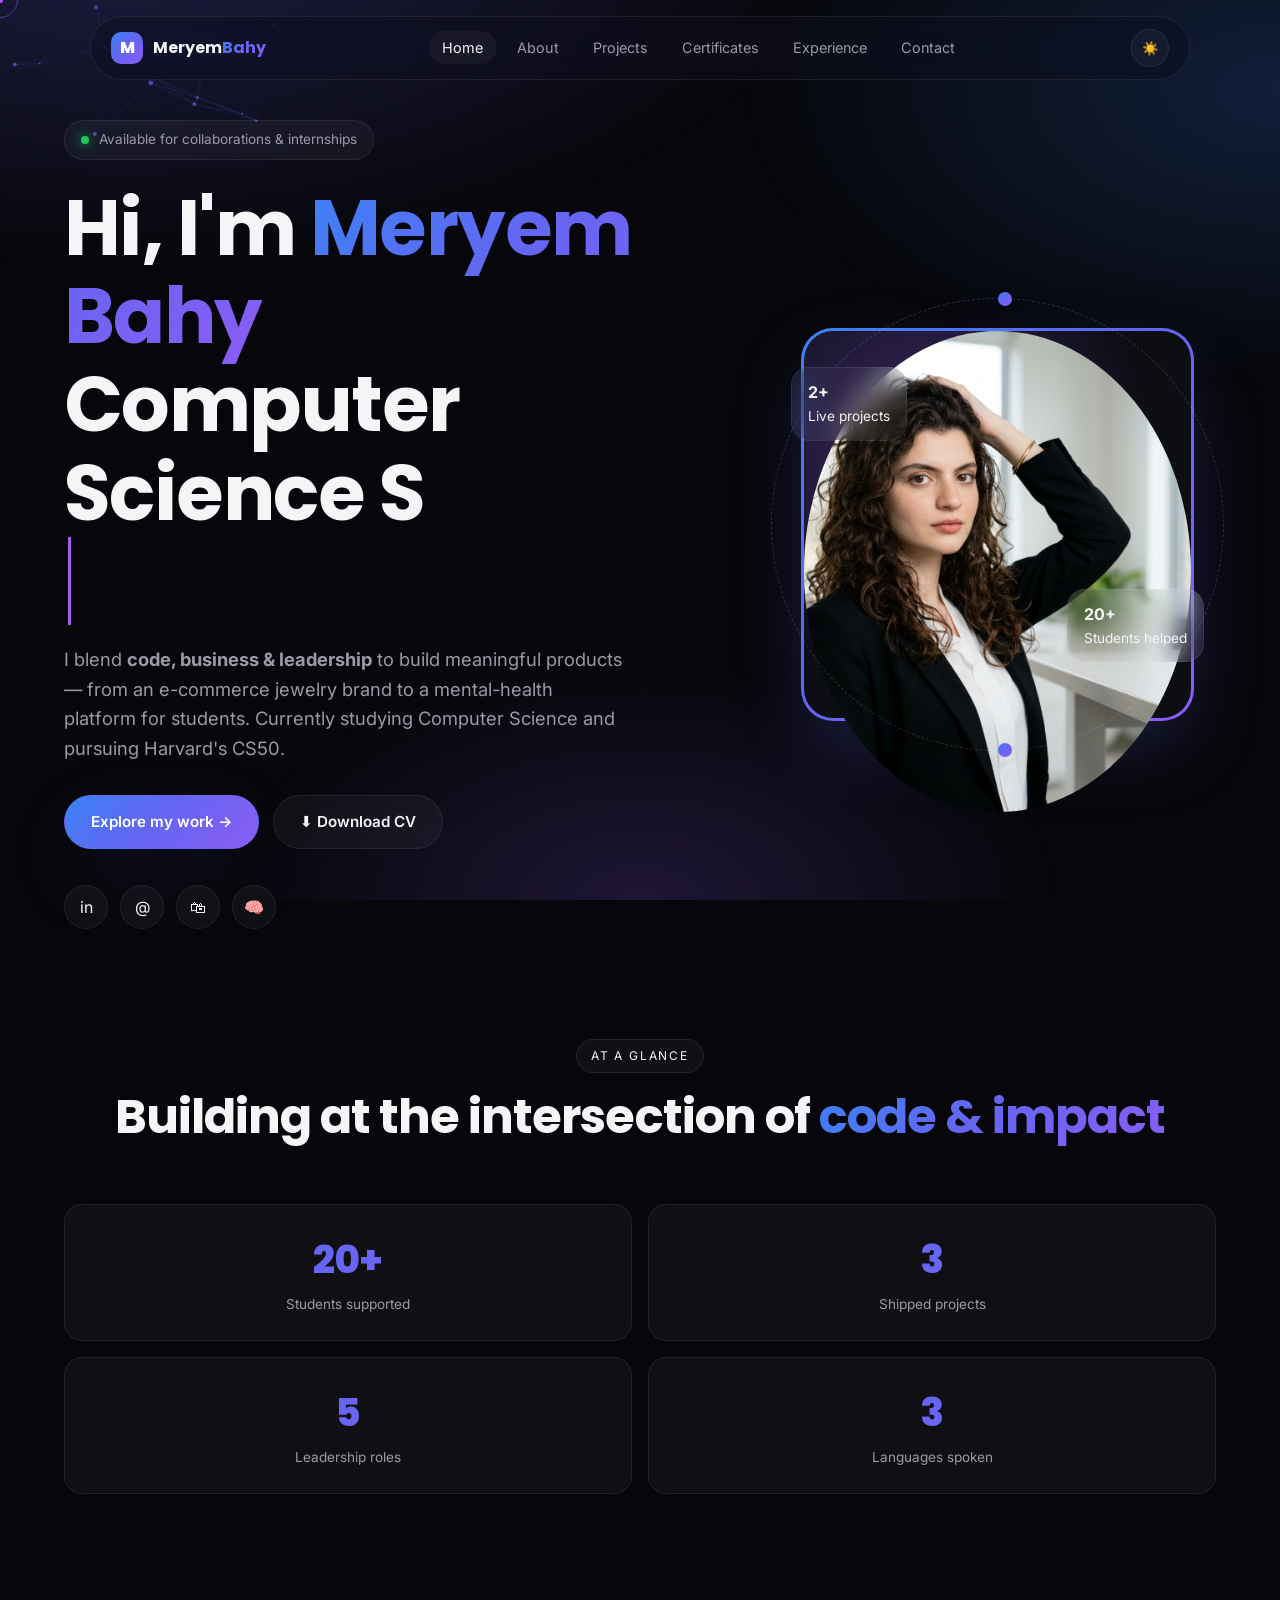
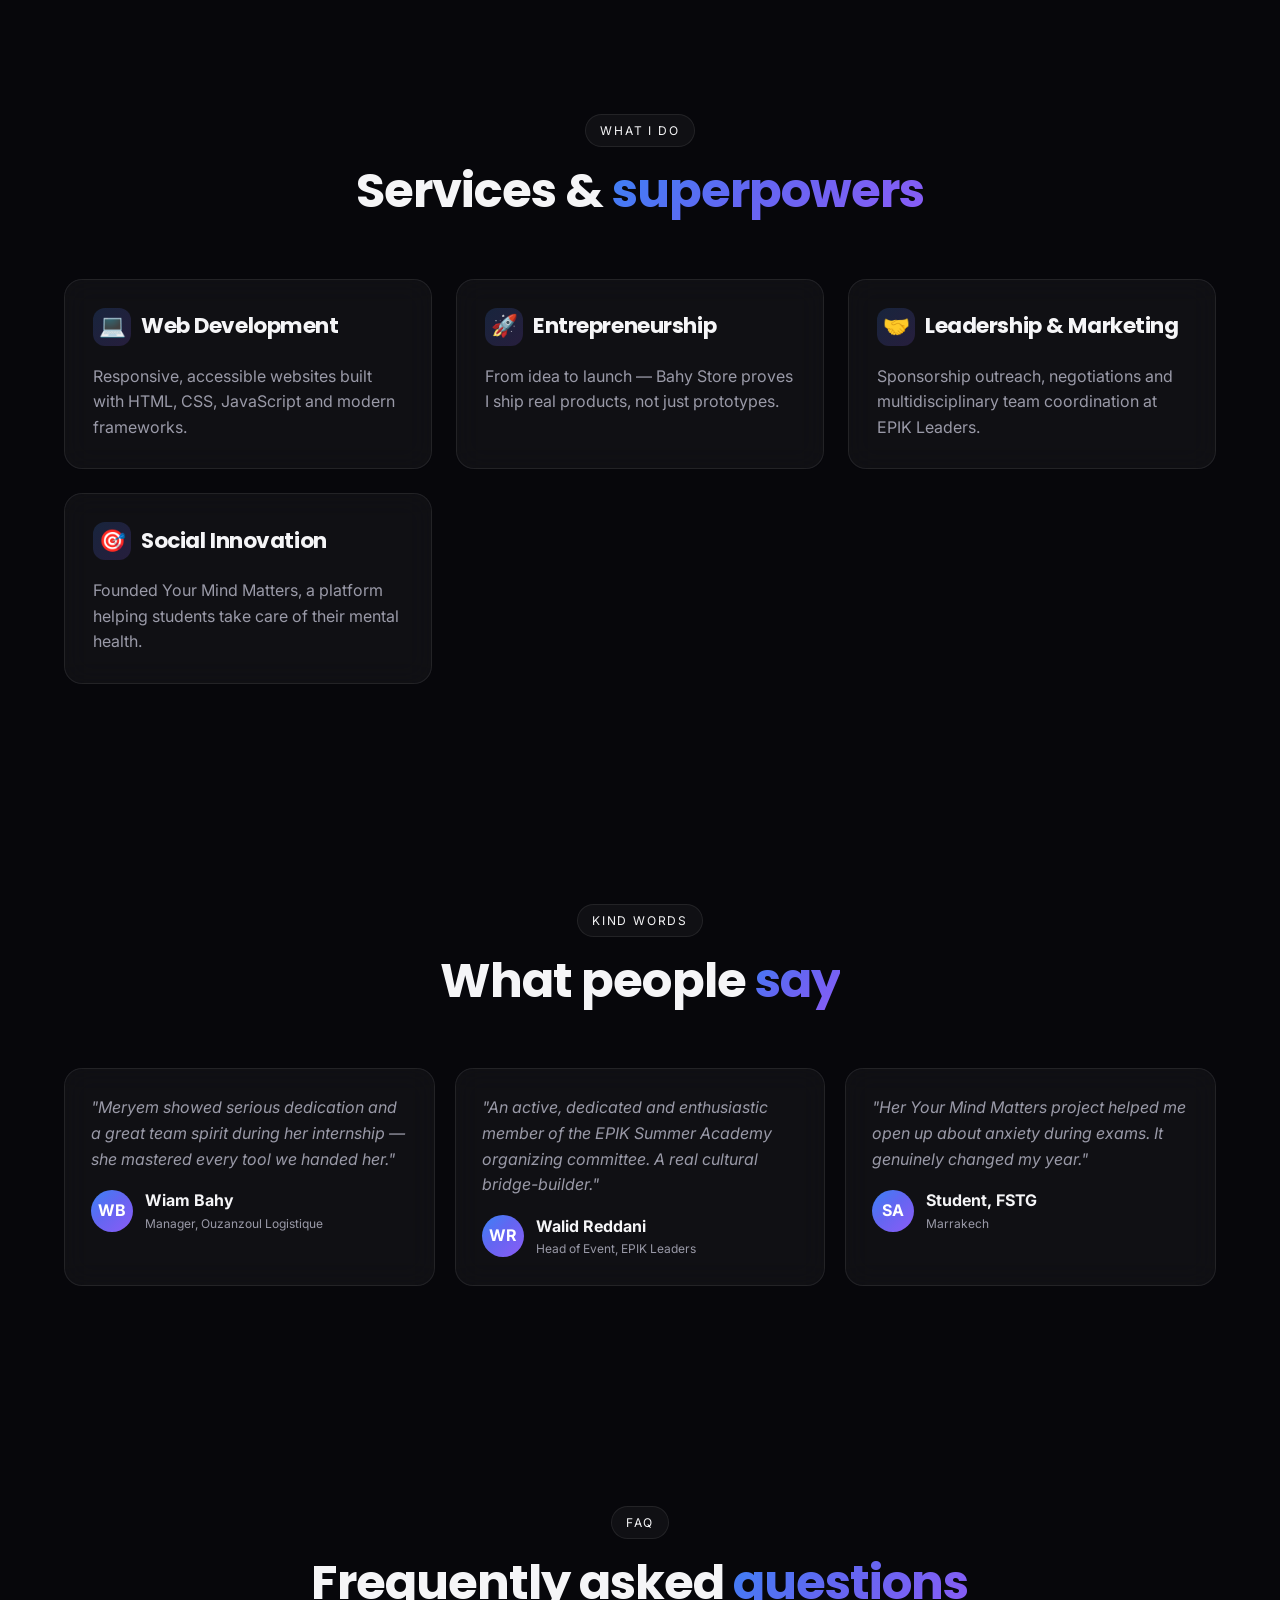
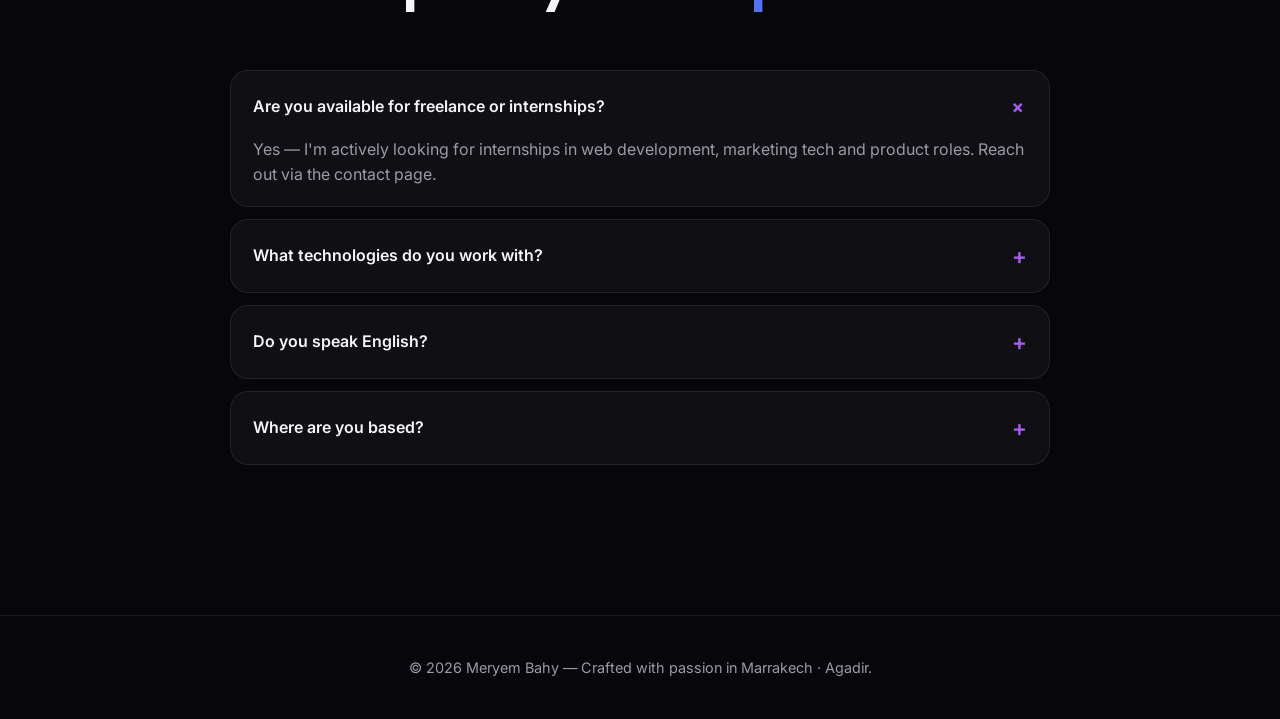
<file: index.html>
<!doctype html><html lang="en" data-theme="dark"><head><meta charset="utf-8"/><meta name="viewport" content="width=device-width,initial-scale=1"/><link rel="preconnect" href="https://fonts.googleapis.com"><link rel="preconnect" href="https://fonts.gstatic.com" crossorigin><link href="https://fonts.googleapis.com/css2?family=Inter:wght@400;500;600;700&family=Poppins:wght@500;600;700;800&display=swap" rel="stylesheet"><link rel="stylesheet" href="css/style.css"><link rel="stylesheet" href="css/animations.css"><link rel="stylesheet" href="css/responsive.css"><title>Meryem Bahy — Computer Science Student & Entrepreneur</title>
<meta name="description" content="Portfolio of Meryem Bahy — Computer Science student, entrepreneur, leader at EPIK Leaders and founder of Bahy Store & Your Mind Matters."></head>
<body>
  <div class="preloader"><div class="loader-ring"></div></div>
  <div class="scroll-progress"></div>
  <div class="cursor-dot"></div><div class="cursor-ring"></div>
  <nav class="nav" aria-label="Primary">
    <a href="index.html" class="brand"><span class="brand-mark">M</span><span>Meryem<span class="gradient-text">Bahy</span></span></a>
    <ul class="nav-links">
      <li><a href="index.html">Home</a></li>
      <li><a href="about.html">About</a></li>
      <li><a href="projects.html">Projects</a></li>
      <li><a href="certificates.html">Certificates</a></li>
      <li><a href="experience.html">Experience</a></li>
      <li><a href="contact.html">Contact</a></li>
    </ul>
    <div class="nav-tools">
      <button class="icon-btn" data-theme-toggle aria-label="Toggle theme">☀️</button>
      <a class="icon-btn menu-toggle" aria-label="Menu">☰</a>
    </div>
  </nav>
<header class="hero">
  <canvas id="particles"></canvas>
  <div class="container">
    <div>
      <div class="hero-tag fade-in-up"><span class="dot"></span> Available for collaborations & internships</div>
      <h1 class="fade-in-up d1">Hi, I'm <span class="gradient-text">Meryem Bahy</span><br/><span class="type-wrap" data-words="Computer Science Student|Entrepreneur|Leader at EPIK|Marketing & Communication|Harvard CS50 Learner"></span><span class="type-cursor">&nbsp;</span></h1>
      <p class="hero-sub fade-in-up d2">I blend <b>code, business & leadership</b> to build meaningful products — from an e-commerce jewelry brand to a mental-health platform for students. Currently studying Computer Science and pursuing Harvard's CS50.</p>
      <div class="hero-cta fade-in-up d3">
        <a href="projects.html" class="btn btn-primary">Explore my work →</a>
        <a href="assets/Meryem_Bahy_CV.pdf" download class="btn btn-ghost">⬇ Download CV</a>
      </div>
      <div class="socials fade-in-up d4">
        <a href="https://linkedin.com/in/meryem-bahy" target="_blank" aria-label="LinkedIn">in</a>
        <a href="mailto:bahymeryem@gmail.com" aria-label="Email">@</a>
        <a href="https://bahy-store.web.app" target="_blank" aria-label="Bahy Store">🛍</a>
        <a href="https://yourmindmatters.lovable.app" target="_blank" aria-label="Your Mind Matters">🧠</a>
      </div>
    </div>
    <div class="hero-visual fade-in-up d2">
      <div class="avatar-wrap">
        <div class="orbit"></div>
        <div class="avatar-inner"><img src="assets/images/meryem.jpeg" alt="Meryem Bahy" style="width:100%;height:100%;object-fit:cover;border-radius:50%"/></div>
        <div class="stat-chip glass one"><b>2+</b><span>Live projects</span></div>
        <div class="stat-chip glass two"><b>20+</b><span>Students helped</span></div>
      </div>
    </div>
  </div>
</header>

<section id="highlights">
  <div class="container">
    <div class="section-head reveal"><span class="eyebrow">At a glance</span><h2>Building at the intersection of <span class="gradient-text">code & impact</span></h2></div>
    <div class="stats reveal">
      <div class="stat glass"><div class="num" data-count="20" data-suffix="+">0</div><div class="lbl">Students supported</div></div>
      <div class="stat glass"><div class="num" data-count="3">0</div><div class="lbl">Shipped projects</div></div>
      <div class="stat glass"><div class="num" data-count="5">0</div><div class="lbl">Leadership roles</div></div>
      <div class="stat glass"><div class="num" data-count="3">0</div><div class="lbl">Languages spoken</div></div>
    </div>
  </div>
</section>

<section id="services">
  <div class="container">
    <div class="section-head reveal"><span class="eyebrow">What I do</span><h2>Services & <span class="gradient-text">superpowers</span></h2></div>
    <div class="skills-grid">
      <div class="glass skill-card tilt reveal"><h3><span class="ic">💻</span> Web Development</h3><p>Responsive, accessible websites built with HTML, CSS, JavaScript and modern frameworks.</p></div>
      <div class="glass skill-card tilt reveal delay-1"><h3><span class="ic">🚀</span> Entrepreneurship</h3><p>From idea to launch — Bahy Store proves I ship real products, not just prototypes.</p></div>
      <div class="glass skill-card tilt reveal delay-2"><h3><span class="ic">🤝</span> Leadership & Marketing</h3><p>Sponsorship outreach, negotiations and multidisciplinary team coordination at EPIK Leaders.</p></div>
      <div class="glass skill-card tilt reveal delay-3"><h3><span class="ic">🎯</span> Social Innovation</h3><p>Founded Your Mind Matters, a platform helping students take care of their mental health.</p></div>
    </div>
  </div>
</section>

<section id="testimonials">
  <div class="container">
    <div class="section-head reveal"><span class="eyebrow">Kind words</span><h2>What people <span class="gradient-text">say</span></h2></div>
    <div class="testi-grid">
      <div class="glass testi reveal"><p>"Meryem showed serious dedication and a great team spirit during her internship — she mastered every tool we handed her."</p><div class="who"><div class="avatar-sm">WB</div><div><b>Wiam Bahy</b><small>Manager, Ouzanzoul Logistique</small></div></div></div>
      <div class="glass testi reveal delay-1"><p>"An active, dedicated and enthusiastic member of the EPIK Summer Academy organizing committee. A real cultural bridge-builder."</p><div class="who"><div class="avatar-sm">WR</div><div><b>Walid Reddani</b><small>Head of Event, EPIK Leaders</small></div></div></div>
      <div class="glass testi reveal delay-2"><p>"Her Your Mind Matters project helped me open up about anxiety during exams. It genuinely changed my year."</p><div class="who"><div class="avatar-sm">SA</div><div><b>Student, FSTG</b><small>Marrakech</small></div></div></div>
    </div>
  </div>
</section>

<section id="faq">
  <div class="container">
    <div class="section-head reveal"><span class="eyebrow">FAQ</span><h2>Frequently asked <span class="gradient-text">questions</span></h2></div>
    <div class="faq">
      <details class="glass reveal" open><summary>Are you available for freelance or internships?</summary><p>Yes — I'm actively looking for internships in web development, marketing tech and product roles. Reach out via the contact page.</p></details>
      <details class="glass reveal"><summary>What technologies do you work with?</summary><p>HTML, CSS, JavaScript, Python, Java, C/C++, SQL, Git & GitHub. I'm currently deepening my algorithms and CS foundations via Harvard CS50.</p></details>
      <details class="glass reveal"><summary>Do you speak English?</summary><p>Arabic (native), French (fluent) and English (upper intermediate) — comfortable in international teams.</p></details>
      <details class="glass reveal"><summary>Where are you based?</summary><p>Between Marrakech and Agadir, Morocco. Open to remote and on-site opportunities.</p></details>
    </div>
  </div>
</section>

  <footer><div class="container">
    <p>© <span id="yr"></span> Meryem Bahy — Crafted with passion in Marrakech · Agadir.</p>
  </div></footer>
  <button class="to-top" aria-label="Back to top">↑</button>
  <script>document.getElementById('yr').textContent=new Date().getFullYear()</script>
  <script src="js/particles.js"></script>
  <script src="js/animations.js"></script>
  <script src="js/script.js"></script>
</body></html>
</file>
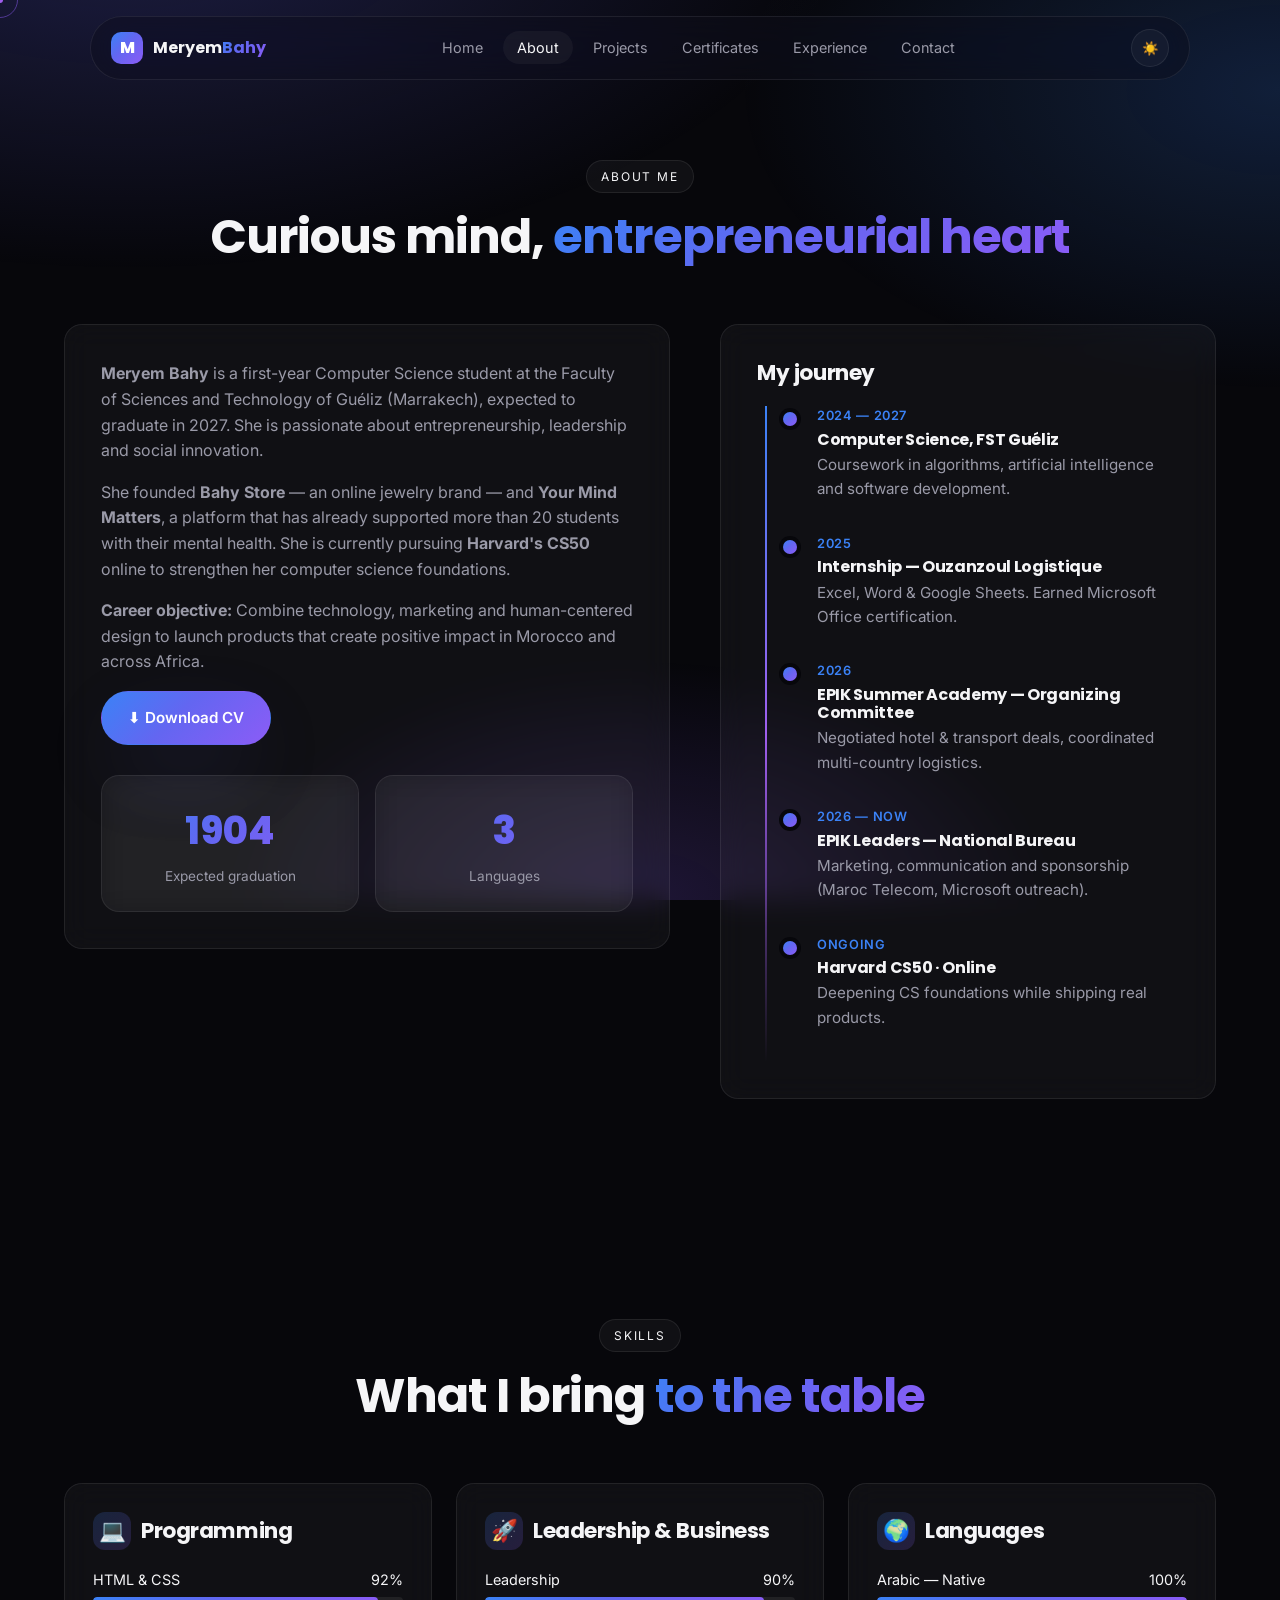
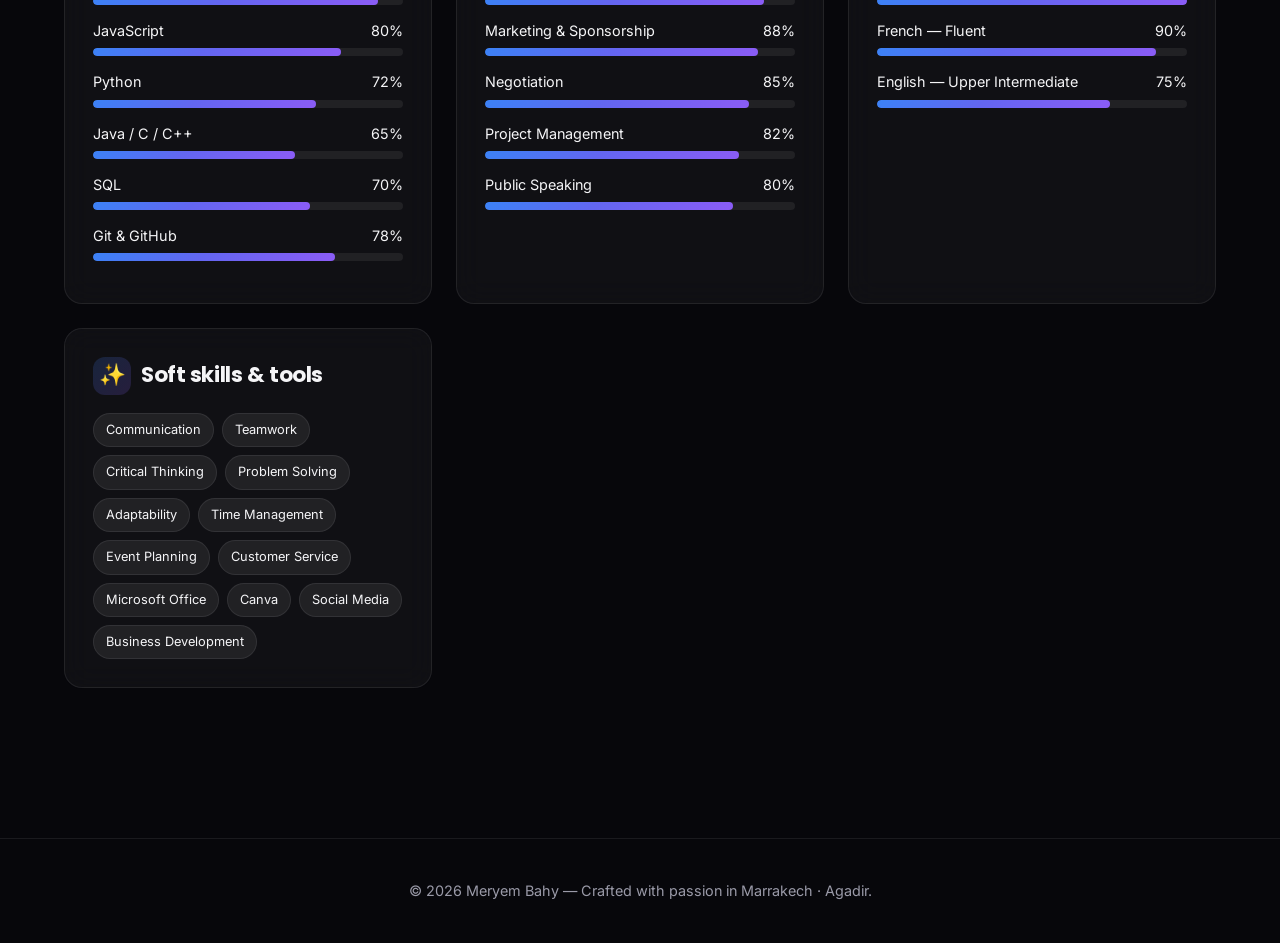
<file: about.html>
<!doctype html><html lang="en" data-theme="dark"><head><meta charset="utf-8"/><meta name="viewport" content="width=device-width,initial-scale=1"/><link rel="preconnect" href="https://fonts.googleapis.com"><link rel="preconnect" href="https://fonts.gstatic.com" crossorigin><link href="https://fonts.googleapis.com/css2?family=Inter:wght@400;500;600;700&family=Poppins:wght@500;600;700;800&display=swap" rel="stylesheet"><link rel="stylesheet" href="css/style.css"><link rel="stylesheet" href="css/animations.css"><link rel="stylesheet" href="css/responsive.css"><title>About — Meryem Bahy</title>
<meta name="description" content="About Meryem Bahy — biography, education, timeline and skills."></head>
<body>
  <div class="preloader"><div class="loader-ring"></div></div>
  <div class="scroll-progress"></div>
  <div class="cursor-dot"></div><div class="cursor-ring"></div>
  <nav class="nav" aria-label="Primary">
    <a href="index.html" class="brand"><span class="brand-mark">M</span><span>Meryem<span class="gradient-text">Bahy</span></span></a>
    <ul class="nav-links">
      <li><a href="index.html">Home</a></li>
      <li><a href="about.html">About</a></li>
      <li><a href="projects.html">Projects</a></li>
      <li><a href="certificates.html">Certificates</a></li>
      <li><a href="experience.html">Experience</a></li>
      <li><a href="contact.html">Contact</a></li>
    </ul>
    <div class="nav-tools">
      <button class="icon-btn" data-theme-toggle aria-label="Toggle theme">☀️</button>
      <a class="icon-btn menu-toggle" aria-label="Menu">☰</a>
    </div>
  </nav>
<section style="padding-top:160px">
  <div class="container">
    <div class="section-head reveal"><span class="eyebrow">About me</span><h2>Curious mind, <span class="gradient-text">entrepreneurial heart</span></h2></div>
    <div class="about-grid">
      <div class="glass" style="padding:36px" >
        <div class="about-text">
          <p><b>Meryem Bahy</b> is a first-year Computer Science student at the Faculty of Sciences and Technology of Guéliz (Marrakech), expected to graduate in 2027. She is passionate about entrepreneurship, leadership and social innovation.</p>
          <p>She founded <b>Bahy Store</b> — an online jewelry brand — and <b>Your Mind Matters</b>, a platform that has already supported more than 20 students with their mental health. She is currently pursuing <b>Harvard's CS50</b> online to strengthen her computer science foundations.</p>
          <p><b>Career objective:</b> Combine technology, marketing and human-centered design to launch products that create positive impact in Morocco and across Africa.</p>
          <a href="assets/Meryem_Bahy_CV.pdf" download class="btn btn-primary" style="margin-top:16px">⬇ Download CV</a>
        </div>
        <div class="stats">
          <div class="stat glass"><div class="num" data-count="2027">0</div><div class="lbl">Expected graduation</div></div>
          <div class="stat glass"><div class="num" data-count="3">0</div><div class="lbl">Languages</div></div>
        </div>
      </div>

      <div class="glass" style="padding:36px">
        <h3 style="margin-bottom:18px">My journey</h3>
        <div class="timeline">
          <div class="tl-item reveal"><div class="tl-date">2024 — 2027</div><h4>Computer Science, FST Guéliz</h4><p>Coursework in algorithms, artificial intelligence and software development.</p></div>
          <div class="tl-item reveal"><div class="tl-date">2025</div><h4>Internship — Ouzanzoul Logistique</h4><p>Excel, Word & Google Sheets. Earned Microsoft Office certification.</p></div>
          <div class="tl-item reveal"><div class="tl-date">2026</div><h4>EPIK Summer Academy — Organizing Committee</h4><p>Negotiated hotel & transport deals, coordinated multi-country logistics.</p></div>
          <div class="tl-item reveal"><div class="tl-date">2026 — now</div><h4>EPIK Leaders — National Bureau</h4><p>Marketing, communication and sponsorship (Maroc Telecom, Microsoft outreach).</p></div>
          <div class="tl-item reveal"><div class="tl-date">Ongoing</div><h4>Harvard CS50 · Online</h4><p>Deepening CS foundations while shipping real products.</p></div>
        </div>
      </div>
    </div>
  </div>
</section>

<section>
  <div class="container">
    <div class="section-head reveal"><span class="eyebrow">Skills</span><h2>What I bring <span class="gradient-text">to the table</span></h2></div>
    <div class="skills-grid">
      <div class="glass skill-card reveal">
        <h3><span class="ic">💻</span> Programming</h3>
        <div class="skill-row"><div class="top"><span>HTML & CSS</span><span>92%</span></div><div class="bar" data-value="92"><span></span></div></div>
        <div class="skill-row"><div class="top"><span>JavaScript</span><span>80%</span></div><div class="bar" data-value="80"><span></span></div></div>
        <div class="skill-row"><div class="top"><span>Python</span><span>72%</span></div><div class="bar" data-value="72"><span></span></div></div>
        <div class="skill-row"><div class="top"><span>Java / C / C++</span><span>65%</span></div><div class="bar" data-value="65"><span></span></div></div>
        <div class="skill-row"><div class="top"><span>SQL</span><span>70%</span></div><div class="bar" data-value="70"><span></span></div></div>
        <div class="skill-row"><div class="top"><span>Git & GitHub</span><span>78%</span></div><div class="bar" data-value="78"><span></span></div></div>
      </div>
      <div class="glass skill-card reveal delay-1">
        <h3><span class="ic">🚀</span> Leadership & Business</h3>
        <div class="skill-row"><div class="top"><span>Leadership</span><span>90%</span></div><div class="bar" data-value="90"><span></span></div></div>
        <div class="skill-row"><div class="top"><span>Marketing & Sponsorship</span><span>88%</span></div><div class="bar" data-value="88"><span></span></div></div>
        <div class="skill-row"><div class="top"><span>Negotiation</span><span>85%</span></div><div class="bar" data-value="85"><span></span></div></div>
        <div class="skill-row"><div class="top"><span>Project Management</span><span>82%</span></div><div class="bar" data-value="82"><span></span></div></div>
        <div class="skill-row"><div class="top"><span>Public Speaking</span><span>80%</span></div><div class="bar" data-value="80"><span></span></div></div>
      </div>
      <div class="glass skill-card reveal delay-2">
        <h3><span class="ic">🌍</span> Languages</h3>
        <div class="skill-row"><div class="top"><span>Arabic — Native</span><span>100%</span></div><div class="bar" data-value="100"><span></span></div></div>
        <div class="skill-row"><div class="top"><span>French — Fluent</span><span>90%</span></div><div class="bar" data-value="90"><span></span></div></div>
        <div class="skill-row"><div class="top"><span>English — Upper Intermediate</span><span>75%</span></div><div class="bar" data-value="75"><span></span></div></div>
      </div>
      <div class="glass skill-card reveal delay-3">
        <h3><span class="ic">✨</span> Soft skills & tools</h3>
        <div class="chips">
          <span class="chip">Communication</span><span class="chip">Teamwork</span><span class="chip">Critical Thinking</span>
          <span class="chip">Problem Solving</span><span class="chip">Adaptability</span><span class="chip">Time Management</span>
          <span class="chip">Event Planning</span><span class="chip">Customer Service</span><span class="chip">Microsoft Office</span>
          <span class="chip">Canva</span><span class="chip">Social Media</span><span class="chip">Business Development</span>
        </div>
      </div>
    </div>
  </div>
</section>

  <footer><div class="container">
    <p>© <span id="yr"></span> Meryem Bahy — Crafted with passion in Marrakech · Agadir.</p>
  </div></footer>
  <button class="to-top" aria-label="Back to top">↑</button>
  <script>document.getElementById('yr').textContent=new Date().getFullYear()</script>
  <script src="js/particles.js"></script>
  <script src="js/animations.js"></script>
  <script src="js/script.js"></script>
</body></html>
</file>
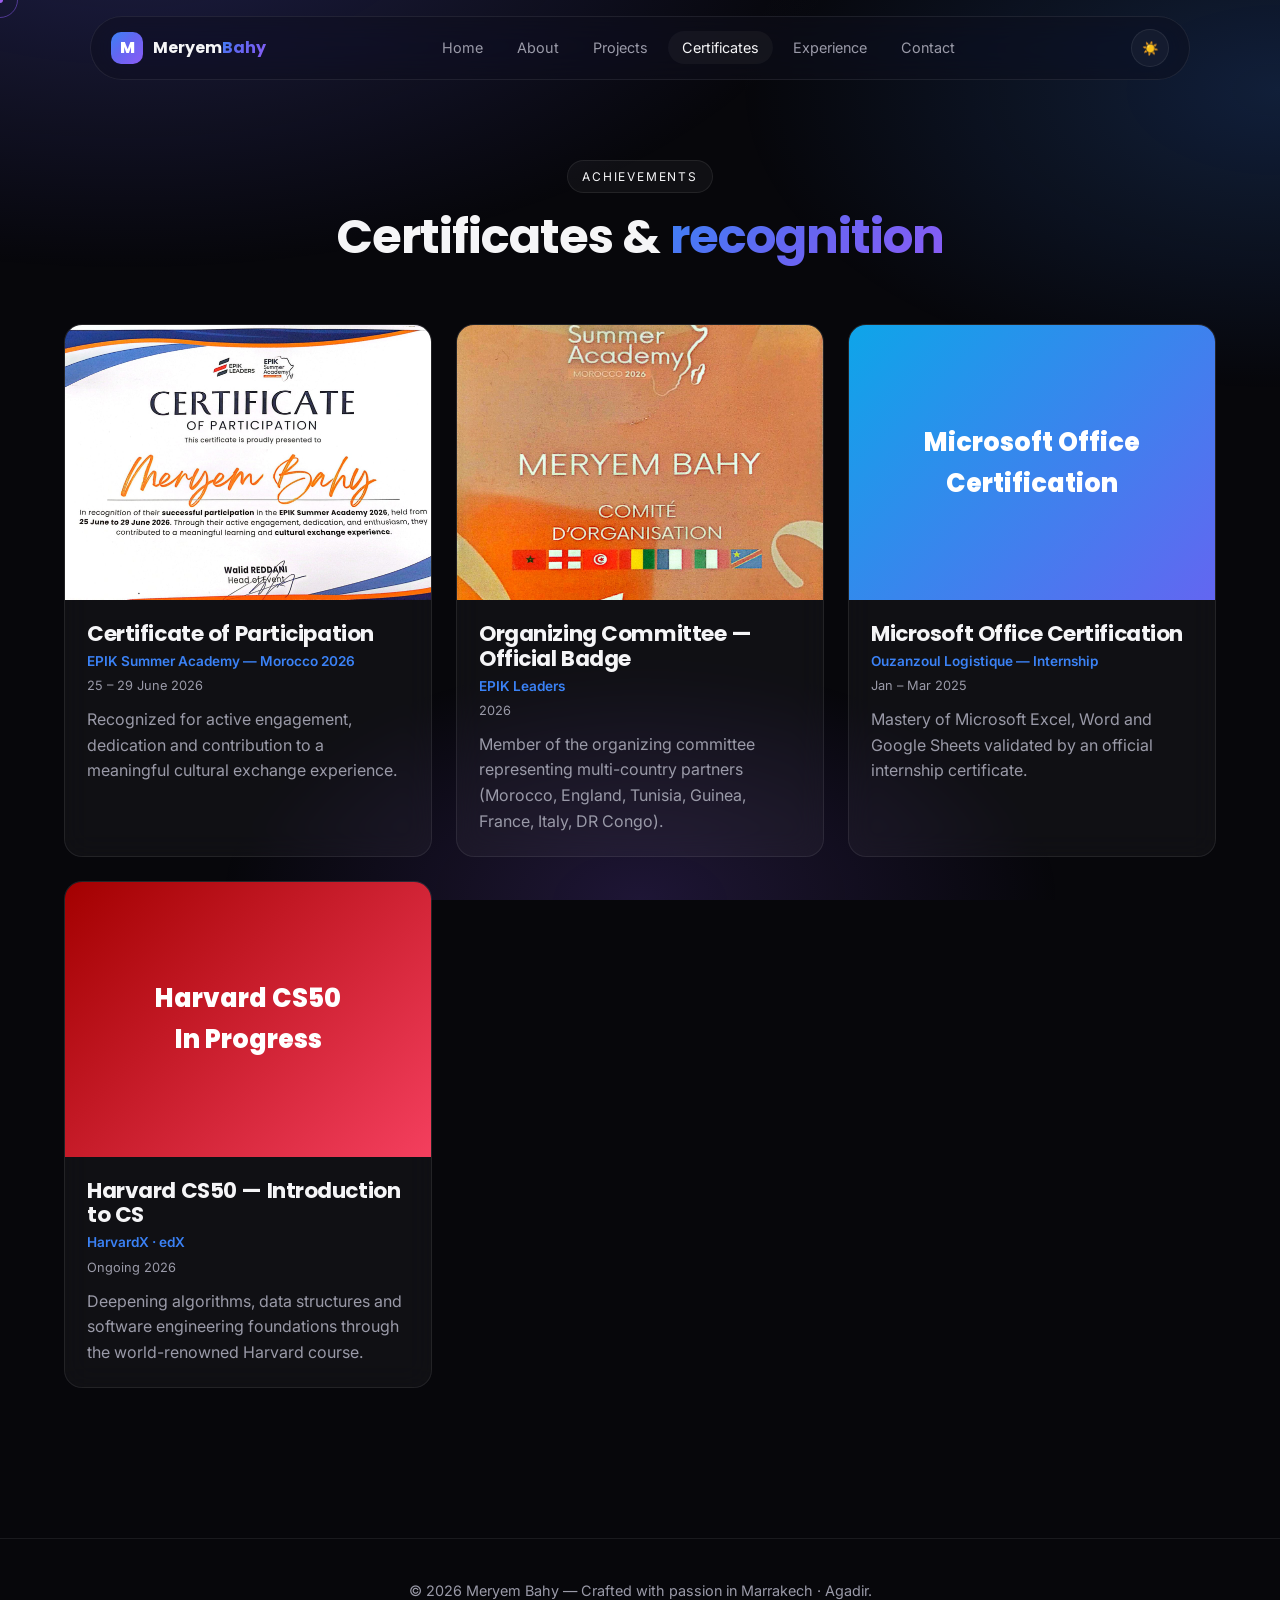
<file: certificates.html>
<!doctype html><html lang="en" data-theme="dark"><head><meta charset="utf-8"/><meta name="viewport" content="width=device-width,initial-scale=1"/><link rel="preconnect" href="https://fonts.googleapis.com"><link rel="preconnect" href="https://fonts.gstatic.com" crossorigin><link href="https://fonts.googleapis.com/css2?family=Inter:wght@400;500;600;700&family=Poppins:wght@500;600;700;800&display=swap" rel="stylesheet"><link rel="stylesheet" href="css/style.css"><link rel="stylesheet" href="css/animations.css"><link rel="stylesheet" href="css/responsive.css"><title>Certificates — Meryem Bahy</title>
<meta name="description" content="Certificates & achievements of Meryem Bahy — EPIK Leaders, Microsoft Office, Harvard CS50."></head>
<body>
  <div class="preloader"><div class="loader-ring"></div></div>
  <div class="scroll-progress"></div>
  <div class="cursor-dot"></div><div class="cursor-ring"></div>
  <nav class="nav" aria-label="Primary">
    <a href="index.html" class="brand"><span class="brand-mark">M</span><span>Meryem<span class="gradient-text">Bahy</span></span></a>
    <ul class="nav-links">
      <li><a href="index.html">Home</a></li>
      <li><a href="about.html">About</a></li>
      <li><a href="projects.html">Projects</a></li>
      <li><a href="certificates.html">Certificates</a></li>
      <li><a href="experience.html">Experience</a></li>
      <li><a href="contact.html">Contact</a></li>
    </ul>
    <div class="nav-tools">
      <button class="icon-btn" data-theme-toggle aria-label="Toggle theme">☀️</button>
      <a class="icon-btn menu-toggle" aria-label="Menu">☰</a>
    </div>
  </nav>
<section style="padding-top:160px">
  <div class="container">
    <div class="section-head reveal"><span class="eyebrow">Achievements</span><h2>Certificates & <span class="gradient-text">recognition</span></h2></div>
    <div class="certs-grid">
      <article class="glass cert tilt reveal">
        <div class="img"><img src="assets/images/certificate-epik.jpeg" alt="Certificate of participation EPIK Summer Academy 2026"></div>
        <div class="cert-body">
          <h3>Certificate of Participation</h3>
          <div class="org">EPIK Summer Academy — Morocco 2026</div>
          <div class="date">25 – 29 June 2026</div>
          <p style="margin-top:10px">Recognized for active engagement, dedication and contribution to a meaningful cultural exchange experience.</p>
        </div>
      </article>

      <article class="glass cert tilt reveal delay-1">
        <div class="img"><img src="assets/images/badge-epik.jpeg" alt="EPIK Summer Academy Organizing Committee badge"></div>
        <div class="cert-body">
          <h3>Organizing Committee — Official Badge</h3>
          <div class="org">EPIK Leaders</div>
          <div class="date">2026</div>
          <p style="margin-top:10px">Member of the organizing committee representing multi-country partners (Morocco, England, Tunisia, Guinea, France, Italy, DR Congo).</p>
        </div>
      </article>

      <article class="glass cert tilt reveal delay-2">
        <div class="img" style="display:grid;place-items:center;background:linear-gradient(135deg,#0ea5e9,#6366f1);color:#fff;font-family:Poppins;font-weight:800;font-size:1.6rem;text-align:center;padding:20px">Microsoft Office Certification</div>
        <div class="cert-body">
          <h3>Microsoft Office Certification</h3>
          <div class="org">Ouzanzoul Logistique — Internship</div>
          <div class="date">Jan – Mar 2025</div>
          <p style="margin-top:10px">Mastery of Microsoft Excel, Word and Google Sheets validated by an official internship certificate.</p>
        </div>
      </article>

      <article class="glass cert tilt reveal delay-3">
        <div class="img" style="display:grid;place-items:center;background:linear-gradient(135deg,#a30000,#f43f5e);color:#fff;font-family:Poppins;font-weight:800;font-size:1.6rem;text-align:center;padding:20px">Harvard CS50<br/>In Progress</div>
        <div class="cert-body">
          <h3>Harvard CS50 — Introduction to CS</h3>
          <div class="org">HarvardX · edX</div>
          <div class="date">Ongoing 2026</div>
          <p style="margin-top:10px">Deepening algorithms, data structures and software engineering foundations through the world-renowned Harvard course.</p>
        </div>
      </article>
    </div>
  </div>
</section>
  <footer><div class="container">
    <p>© <span id="yr"></span> Meryem Bahy — Crafted with passion in Marrakech · Agadir.</p>
  </div></footer>
  <button class="to-top" aria-label="Back to top">↑</button>
  <script>document.getElementById('yr').textContent=new Date().getFullYear()</script>
  <script src="js/particles.js"></script>
  <script src="js/animations.js"></script>
  <script src="js/script.js"></script>
</body></html>
</file>
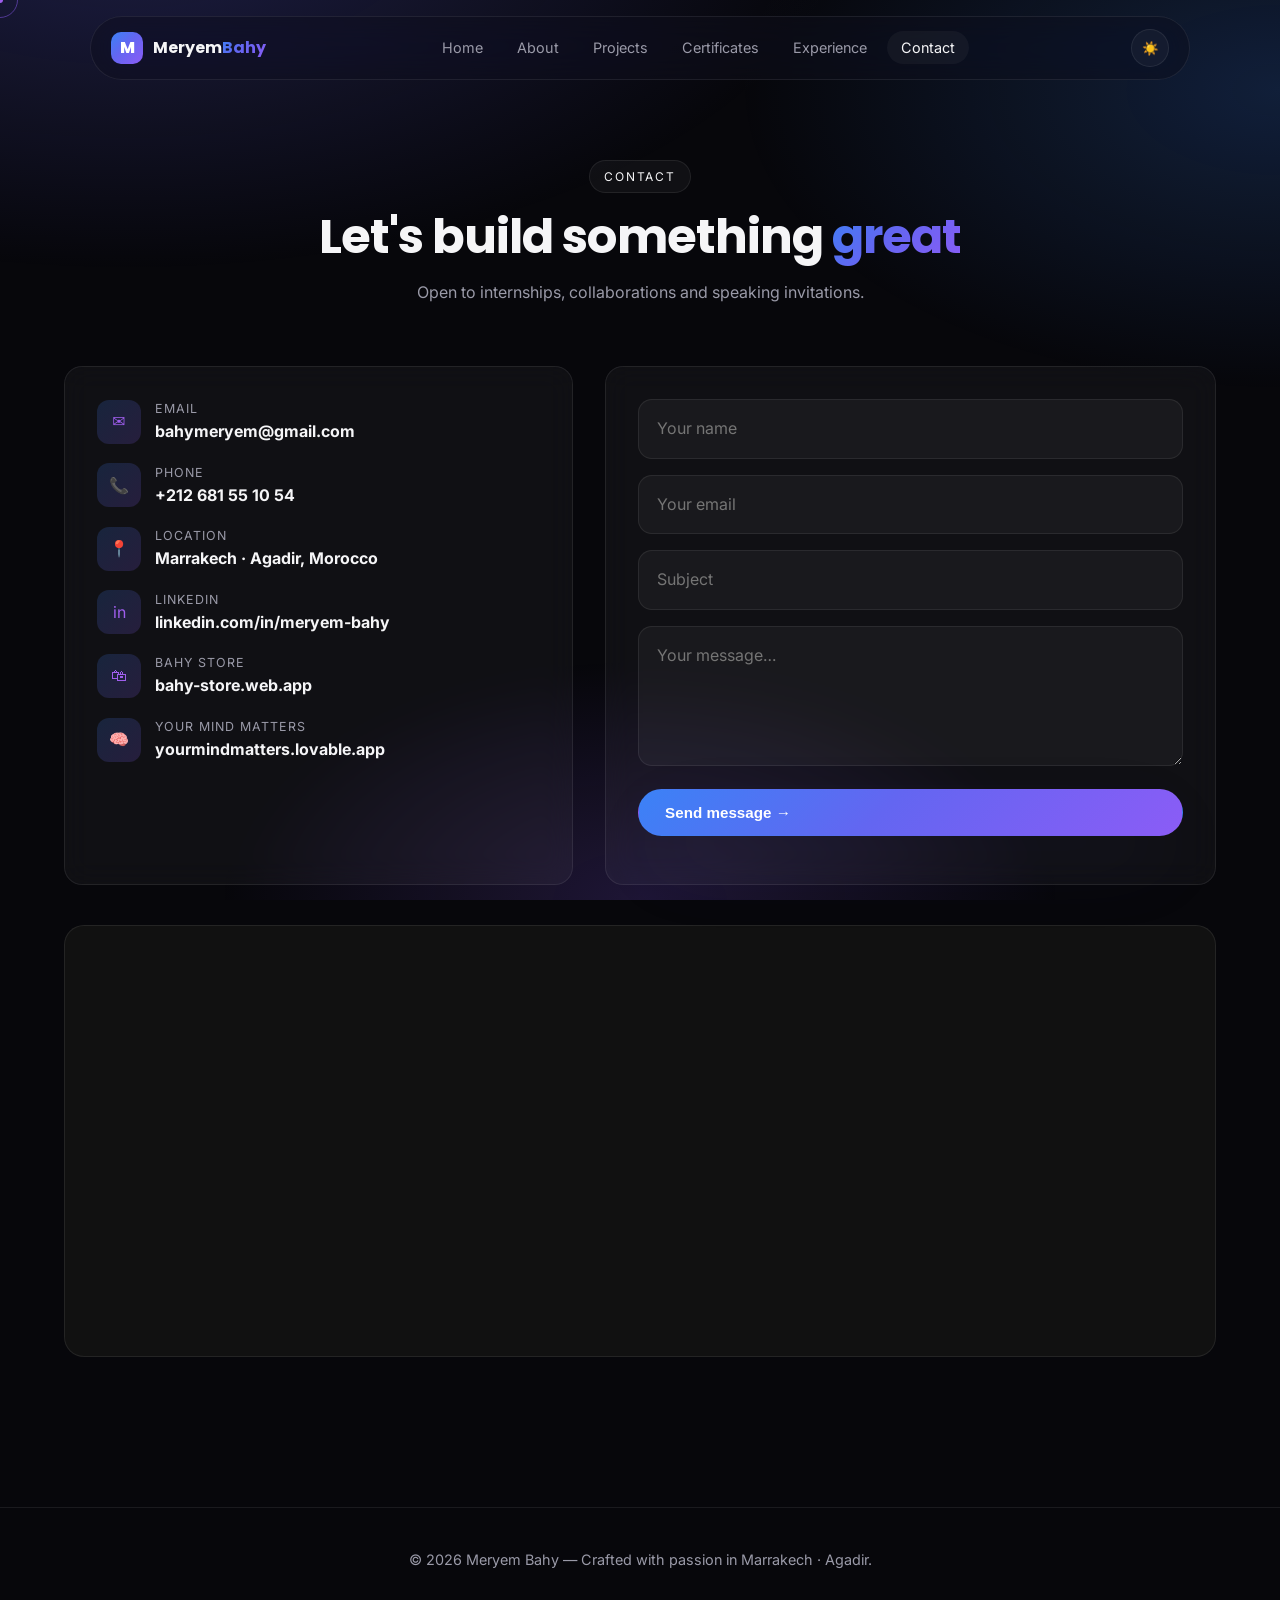
<file: contact.html>
<!doctype html><html lang="en" data-theme="dark"><head><meta charset="utf-8"/><meta name="viewport" content="width=device-width,initial-scale=1"/><link rel="preconnect" href="https://fonts.googleapis.com"><link rel="preconnect" href="https://fonts.gstatic.com" crossorigin><link href="https://fonts.googleapis.com/css2?family=Inter:wght@400;500;600;700&family=Poppins:wght@500;600;700;800&display=swap" rel="stylesheet"><link rel="stylesheet" href="css/style.css"><link rel="stylesheet" href="css/animations.css"><link rel="stylesheet" href="css/responsive.css"><title>Contact — Meryem Bahy</title>
<meta name="description" content="Get in touch with Meryem Bahy — email, phone, LinkedIn."></head>
<body>
  <div class="preloader"><div class="loader-ring"></div></div>
  <div class="scroll-progress"></div>
  <div class="cursor-dot"></div><div class="cursor-ring"></div>
  <nav class="nav" aria-label="Primary">
    <a href="index.html" class="brand"><span class="brand-mark">M</span><span>Meryem<span class="gradient-text">Bahy</span></span></a>
    <ul class="nav-links">
      <li><a href="index.html">Home</a></li>
      <li><a href="about.html">About</a></li>
      <li><a href="projects.html">Projects</a></li>
      <li><a href="certificates.html">Certificates</a></li>
      <li><a href="experience.html">Experience</a></li>
      <li><a href="contact.html">Contact</a></li>
    </ul>
    <div class="nav-tools">
      <button class="icon-btn" data-theme-toggle aria-label="Toggle theme">☀️</button>
      <a class="icon-btn menu-toggle" aria-label="Menu">☰</a>
    </div>
  </nav>
<section style="padding-top:160px">
  <div class="container">
    <div class="section-head reveal"><span class="eyebrow">Contact</span><h2>Let's build something <span class="gradient-text">great</span></h2><p style="max-width:560px;margin:12px auto 0">Open to internships, collaborations and speaking invitations.</p></div>
    <div class="contact-grid">
      <aside class="glass contact-info reveal left">
        <div class="info-row"><div class="ic">✉️</div><div><small>Email</small><b>bahymeryem@gmail.com</b></div></div>
        <div class="info-row"><div class="ic">📞</div><div><small>Phone</small><b>+212 681 55 10 54</b></div></div>
        <div class="info-row"><div class="ic">📍</div><div><small>Location</small><b>Marrakech · Agadir, Morocco</b></div></div>
        <div class="info-row"><div class="ic">in</div><div><small>LinkedIn</small><a href="https://linkedin.com/in/meryem-bahy" target="_blank"><b>linkedin.com/in/meryem-bahy</b></a></div></div>
        <div class="info-row"><div class="ic">🛍</div><div><small>Bahy Store</small><a href="https://bahy-store.web.app" target="_blank"><b>bahy-store.web.app</b></a></div></div>
        <div class="info-row"><div class="ic">🧠</div><div><small>Your Mind Matters</small><a href="https://yourmindmatters.lovable.app" target="_blank"><b>yourmindmatters.lovable.app</b></a></div></div>
      </aside>

      <form id="contact-form" class="glass form reveal right" novalidate>
        <div class="field"><input name="name" placeholder="Your name" required><small class="err">Please enter your name</small></div>
        <div class="field"><input name="email" type="email" placeholder="Your email" required><small class="err">Enter a valid email</small></div>
        <div class="field"><input name="subject" placeholder="Subject" required><small class="err">Please add a subject</small></div>
        <div class="field"><textarea name="message" placeholder="Your message…" required></textarea><small class="err">Please write your message</small></div>
        <button class="btn btn-primary" type="submit">Send message →</button>
        <p class="form-msg" style="font-size:.9rem;color:var(--muted)"></p>
      </form>
    </div>

    <div class="map reveal">
      <iframe loading="lazy" src="https://www.openstreetmap.org/export/embed.html?bbox=-8.10%2C31.55%2C-7.85%2C31.75&layer=mapnik&marker=31.63,-7.99" title="Marrakech map"></iframe>
    </div>
  </div>
</section>
  <footer><div class="container">
    <p>© <span id="yr"></span> Meryem Bahy — Crafted with passion in Marrakech · Agadir.</p>
  </div></footer>
  <button class="to-top" aria-label="Back to top">↑</button>
  <script>document.getElementById('yr').textContent=new Date().getFullYear()</script>
  <script src="js/particles.js"></script>
  <script src="js/animations.js"></script>
  <script src="js/script.js"></script>
</body></html>
</file>
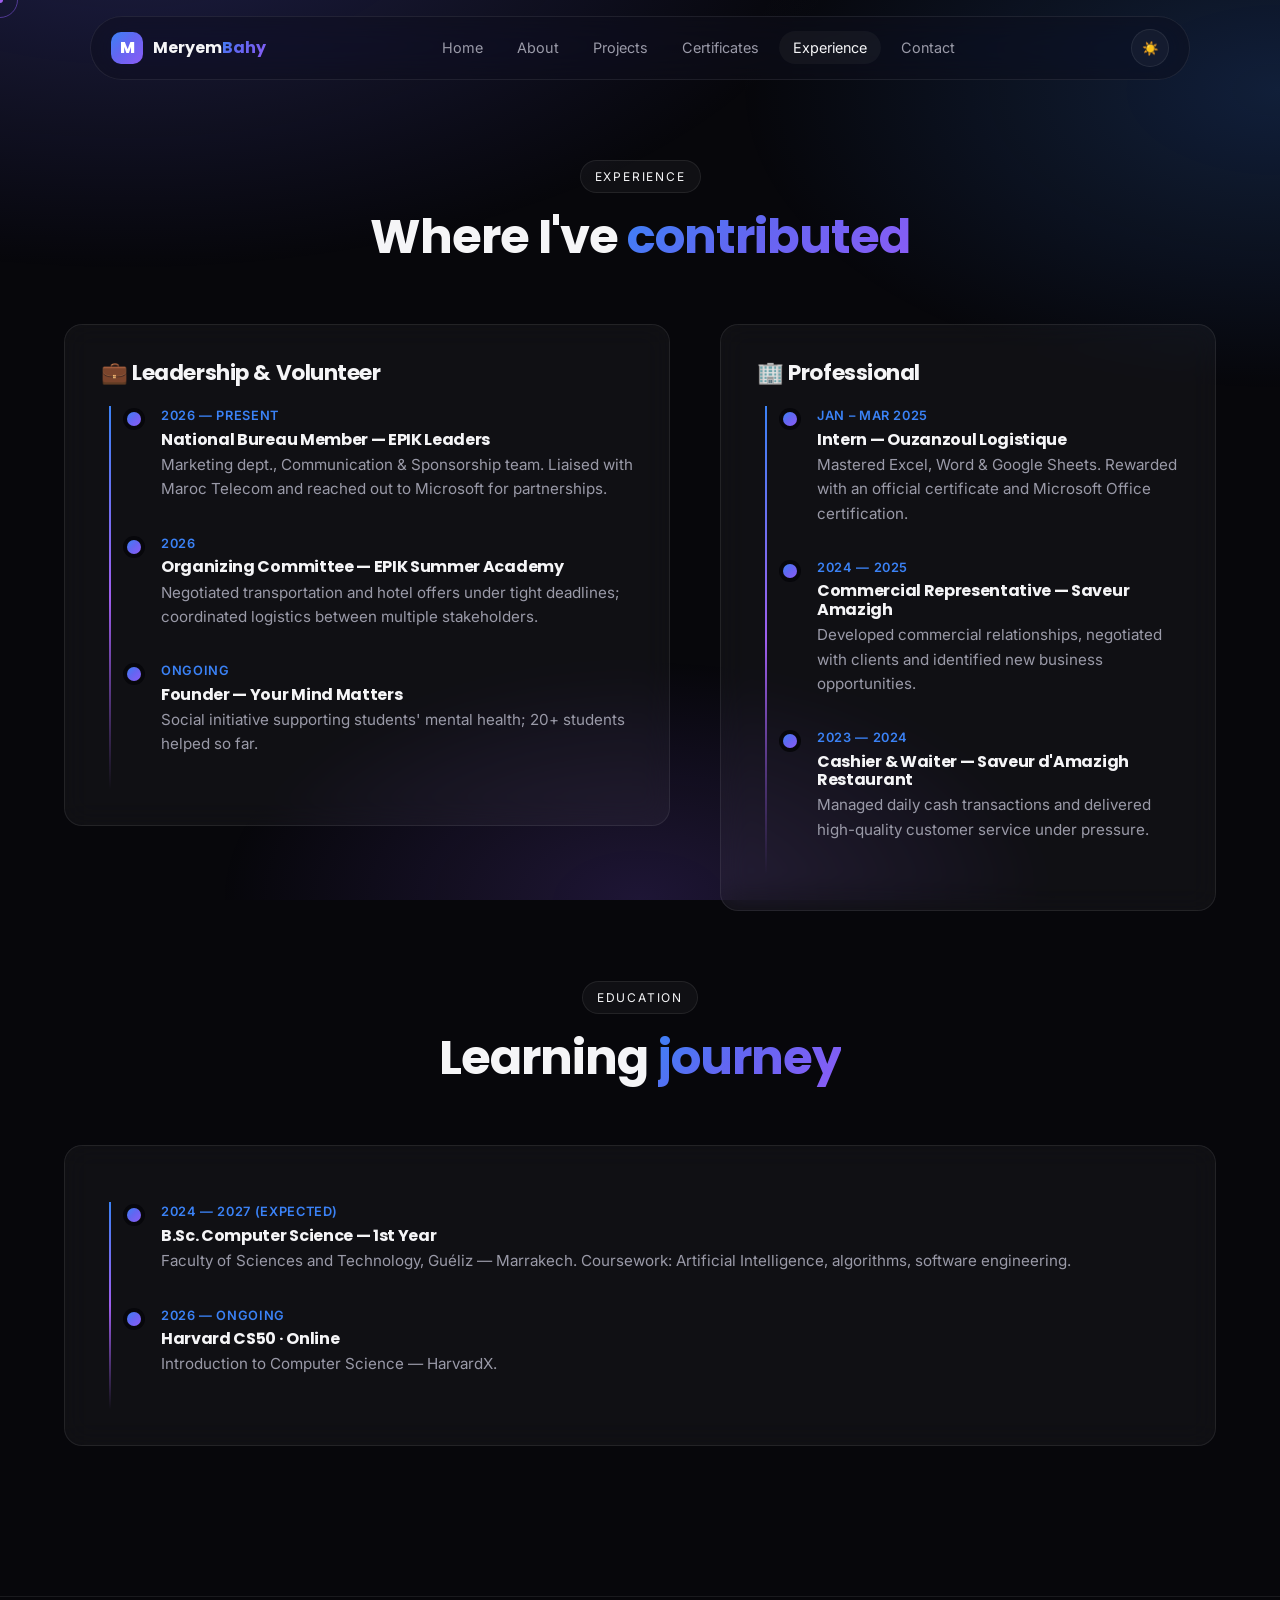
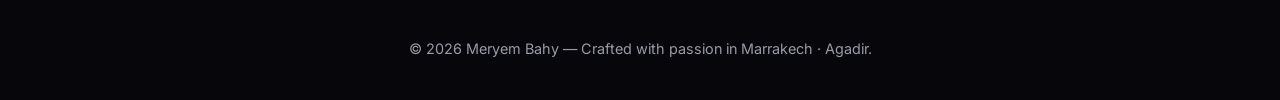
<file: experience.html>
<!doctype html><html lang="en" data-theme="dark"><head><meta charset="utf-8"/><meta name="viewport" content="width=device-width,initial-scale=1"/><link rel="preconnect" href="https://fonts.googleapis.com"><link rel="preconnect" href="https://fonts.gstatic.com" crossorigin><link href="https://fonts.googleapis.com/css2?family=Inter:wght@400;500;600;700&family=Poppins:wght@500;600;700;800&display=swap" rel="stylesheet"><link rel="stylesheet" href="css/style.css"><link rel="stylesheet" href="css/animations.css"><link rel="stylesheet" href="css/responsive.css"><title>Experience — Meryem Bahy</title>
<meta name="description" content="Professional & leadership experience of Meryem Bahy — EPIK Leaders, Saveur Amazigh, Ouzanzoul Logistique."></head>
<body>
  <div class="preloader"><div class="loader-ring"></div></div>
  <div class="scroll-progress"></div>
  <div class="cursor-dot"></div><div class="cursor-ring"></div>
  <nav class="nav" aria-label="Primary">
    <a href="index.html" class="brand"><span class="brand-mark">M</span><span>Meryem<span class="gradient-text">Bahy</span></span></a>
    <ul class="nav-links">
      <li><a href="index.html">Home</a></li>
      <li><a href="about.html">About</a></li>
      <li><a href="projects.html">Projects</a></li>
      <li><a href="certificates.html">Certificates</a></li>
      <li><a href="experience.html">Experience</a></li>
      <li><a href="contact.html">Contact</a></li>
    </ul>
    <div class="nav-tools">
      <button class="icon-btn" data-theme-toggle aria-label="Toggle theme">☀️</button>
      <a class="icon-btn menu-toggle" aria-label="Menu">☰</a>
    </div>
  </nav>
<section style="padding-top:160px">
  <div class="container">
    <div class="section-head reveal"><span class="eyebrow">Experience</span><h2>Where I've <span class="gradient-text">contributed</span></h2></div>
    <div class="about-grid">
      <div class="glass" style="padding:36px">
        <h3 style="margin-bottom:14px">💼 Leadership & Volunteer</h3>
        <div class="timeline">
          <div class="tl-item reveal"><div class="tl-date">2026 — Present</div><h4>National Bureau Member — EPIK Leaders</h4><p>Marketing dept., Communication & Sponsorship team. Liaised with Maroc Telecom and reached out to Microsoft for partnerships.</p></div>
          <div class="tl-item reveal"><div class="tl-date">2026</div><h4>Organizing Committee — EPIK Summer Academy</h4><p>Negotiated transportation and hotel offers under tight deadlines; coordinated logistics between multiple stakeholders.</p></div>
          <div class="tl-item reveal"><div class="tl-date">Ongoing</div><h4>Founder — Your Mind Matters</h4><p>Social initiative supporting students' mental health; 20+ students helped so far.</p></div>
        </div>
      </div>

      <div class="glass" style="padding:36px">
        <h3 style="margin-bottom:14px">🏢 Professional</h3>
        <div class="timeline">
          <div class="tl-item reveal"><div class="tl-date">Jan – Mar 2025</div><h4>Intern — Ouzanzoul Logistique</h4><p>Mastered Excel, Word & Google Sheets. Rewarded with an official certificate and Microsoft Office certification.</p></div>
          <div class="tl-item reveal"><div class="tl-date">2024 — 2025</div><h4>Commercial Representative — Saveur Amazigh</h4><p>Developed commercial relationships, negotiated with clients and identified new business opportunities.</p></div>
          <div class="tl-item reveal"><div class="tl-date">2023 — 2024</div><h4>Cashier & Waiter — Saveur d'Amazigh Restaurant</h4><p>Managed daily cash transactions and delivered high-quality customer service under pressure.</p></div>
        </div>
      </div>
    </div>

    <div class="section-head reveal" style="margin-top:70px"><span class="eyebrow">Education</span><h2>Learning <span class="gradient-text">journey</span></h2></div>
    <div class="glass" style="padding:36px">
      <div class="timeline">
        <div class="tl-item reveal"><div class="tl-date">2024 — 2027 (expected)</div><h4>B.Sc. Computer Science — 1st Year</h4><p>Faculty of Sciences and Technology, Guéliz — Marrakech. Coursework: Artificial Intelligence, algorithms, software engineering.</p></div>
        <div class="tl-item reveal"><div class="tl-date">2026 — Ongoing</div><h4>Harvard CS50 · Online</h4><p>Introduction to Computer Science — HarvardX.</p></div>
      </div>
    </div>
  </div>
</section>
  <footer><div class="container">
    <p>© <span id="yr"></span> Meryem Bahy — Crafted with passion in Marrakech · Agadir.</p>
  </div></footer>
  <button class="to-top" aria-label="Back to top">↑</button>
  <script>document.getElementById('yr').textContent=new Date().getFullYear()</script>
  <script src="js/particles.js"></script>
  <script src="js/animations.js"></script>
  <script src="js/script.js"></script>
</body></html>
</file>
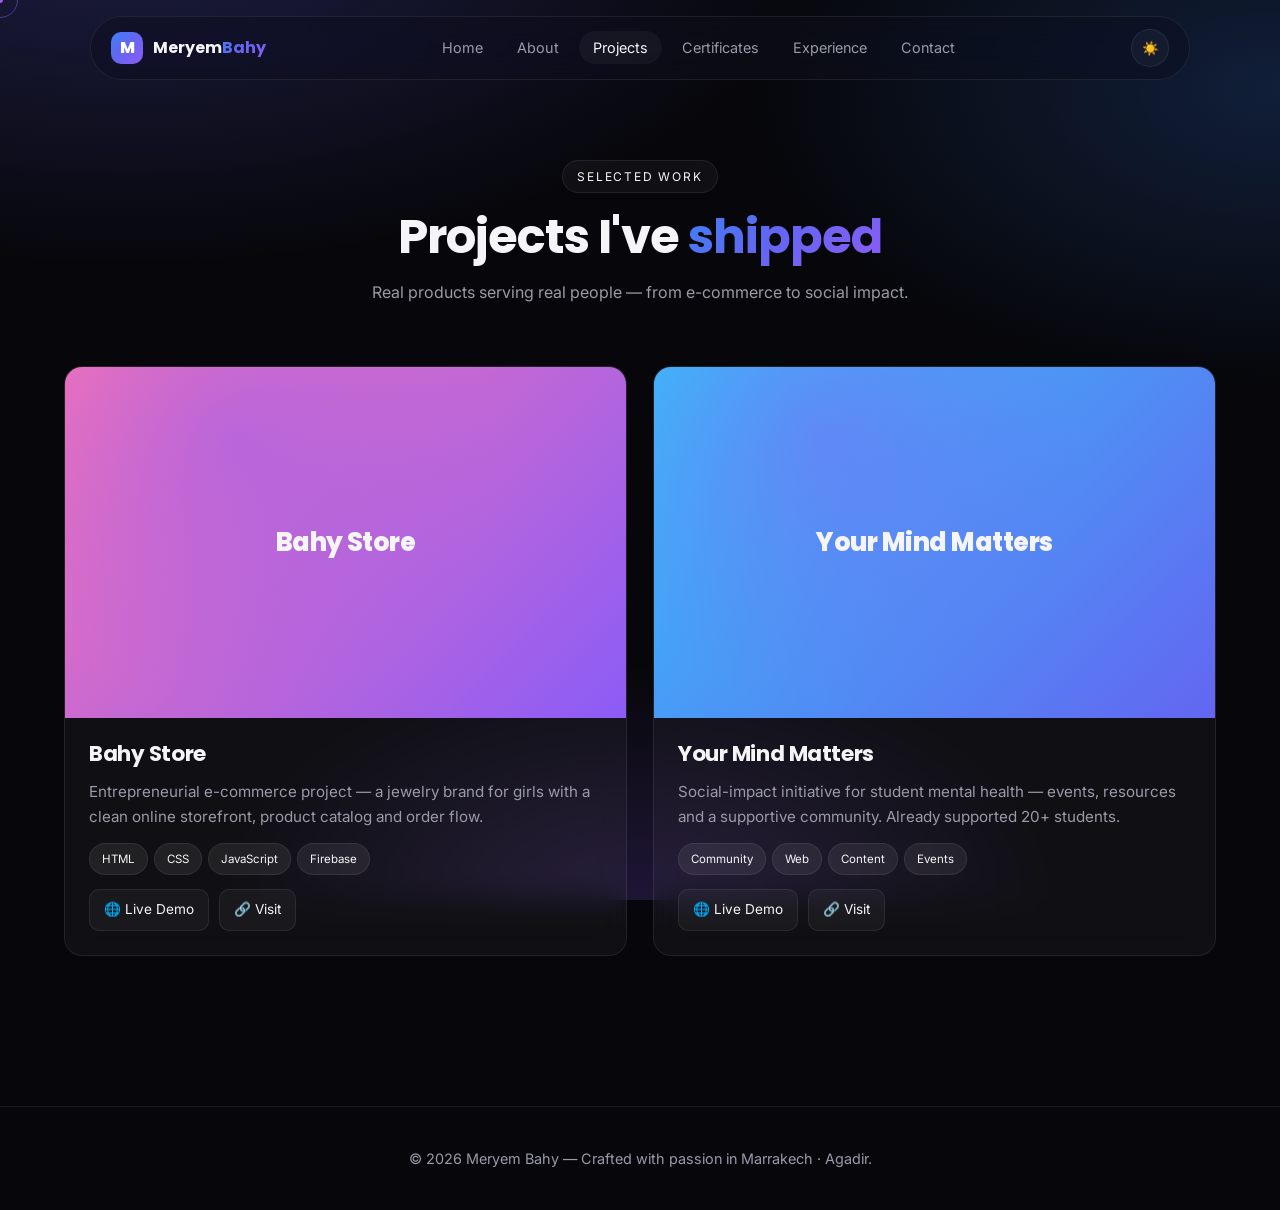
<file: projects.html>
<!doctype html><html lang="en" data-theme="dark"><head><meta charset="utf-8"/><meta name="viewport" content="width=device-width,initial-scale=1"/><link rel="preconnect" href="https://fonts.googleapis.com"><link rel="preconnect" href="https://fonts.gstatic.com" crossorigin><link href="https://fonts.googleapis.com/css2?family=Inter:wght@400;500;600;700&family=Poppins:wght@500;600;700;800&display=swap" rel="stylesheet"><link rel="stylesheet" href="css/style.css"><link rel="stylesheet" href="css/animations.css"><link rel="stylesheet" href="css/responsive.css"><title>Projects — Meryem Bahy</title>
<meta name="description" content="Selected projects by Meryem Bahy — Bahy Store, Your Mind Matters."></head>
<body>
  <div class="preloader"><div class="loader-ring"></div></div>
  <div class="scroll-progress"></div>
  <div class="cursor-dot"></div><div class="cursor-ring"></div>
  <nav class="nav" aria-label="Primary">
    <a href="index.html" class="brand"><span class="brand-mark">M</span><span>Meryem<span class="gradient-text">Bahy</span></span></a>
    <ul class="nav-links">
      <li><a href="index.html">Home</a></li>
      <li><a href="about.html">About</a></li>
      <li><a href="projects.html">Projects</a></li>
      <li><a href="certificates.html">Certificates</a></li>
      <li><a href="experience.html">Experience</a></li>
      <li><a href="contact.html">Contact</a></li>
    </ul>
    <div class="nav-tools">
      <button class="icon-btn" data-theme-toggle aria-label="Toggle theme">☀️</button>
      <a class="icon-btn menu-toggle" aria-label="Menu">☰</a>
    </div>
  </nav>
<section style="padding-top:160px">
  <div class="container">
    <div class="section-head reveal"><span class="eyebrow">Selected work</span><h2>Projects I've <span class="gradient-text">shipped</span></h2><p style="max-width:640px;margin:12px auto 0">Real products serving real people — from e-commerce to social impact.</p></div>
    <div class="projects-grid">
      <article class="glass project p1 tilt reveal">
        <div class="cover"><span>Bahy Store</span></div>
        <div class="project-body">
          <h3>Bahy Store</h3>
          <p>Entrepreneurial e-commerce project — a jewelry brand for girls with a clean online storefront, product catalog and order flow.</p>
          <div class="tech"><span class="chip">HTML</span><span class="chip">CSS</span><span class="chip">JavaScript</span><span class="chip">Firebase</span></div>
          <div class="project-links">
            <a class="mini-btn" href="https://bahy-store.web.app" target="_blank">🌐 Live Demo</a>
            <a class="mini-btn" href="https://bahy-store.web.app" target="_blank">🔗 Visit</a>
          </div>
        </div>
      </article>

      <article class="glass project p2 tilt reveal delay-1">
        <div class="cover"><span>Your Mind Matters</span></div>
        <div class="project-body">
          <h3>Your Mind Matters</h3>
          <p>Social-impact initiative for student mental health — events, resources and a supportive community. Already supported 20+ students.</p>
          <div class="tech"><span class="chip">Community</span><span class="chip">Web</span><span class="chip">Content</span><span class="chip">Events</span></div>
          <div class="project-links">
            <a class="mini-btn" href="https://yourmindmatters.lovable.app" target="_blank">🌐 Live Demo</a>
            <a class="mini-btn" href="https://yourmindmatters.lovable.app" target="_blank">🔗 Visit</a>
          </div>
        </div>
      </article>
    </div>
  </div>
</section>
  <footer><div class="container">
    <p>© <span id="yr"></span> Meryem Bahy — Crafted with passion in Marrakech · Agadir.</p>
  </div></footer>
  <button class="to-top" aria-label="Back to top">↑</button>
  <script>document.getElementById('yr').textContent=new Date().getFullYear()</script>
  <script src="js/particles.js"></script>
  <script src="js/animations.js"></script>
  <script src="js/script.js"></script>
</body></html>
</file>
<file: css/style.css>
/* =========================================================
   Meryem Bahy — Premium Portfolio
   Style: Apple / Stripe / Vercel / Linear inspired
   ========================================================= */
:root{
  --bg:#07070b;
  --bg-2:#0d0d14;
  --surface:rgba(255,255,255,0.04);
  --surface-2:rgba(255,255,255,0.07);
  --border:rgba(255,255,255,0.08);
  --text:#f5f5f7;
  --muted:#9a9aa8;
  --brand-1:#6366f1;      /* indigo */
  --brand-2:#8b5cf6;      /* violet */
  --brand-3:#3b82f6;      /* blue   */
  --accent:#22d3ee;
  --grad: linear-gradient(135deg,#3b82f6 0%,#6366f1 45%,#8b5cf6 100%);
  --grad-soft: linear-gradient(135deg, rgba(59,130,246,.18), rgba(139,92,246,.18));
  --shadow-lg: 0 30px 80px -20px rgba(99,102,241,.35);
  --radius: 18px;
  --radius-sm: 12px;
  --ease: cubic-bezier(.22,.61,.36,1);
}
[data-theme="light"]{
  --bg:#f7f7fb;
  --bg-2:#ffffff;
  --surface:rgba(10,10,20,0.04);
  --surface-2:rgba(10,10,20,0.06);
  --border:rgba(10,10,20,0.08);
  --text:#0b0b12;
  --muted:#54546a;
}
*{box-sizing:border-box;margin:0;padding:0}
html{scroll-behavior:smooth}
body{
  font-family:'Inter','Poppins',system-ui,-apple-system,sans-serif;
  background:var(--bg);
  color:var(--text);
  line-height:1.6;
  overflow-x:hidden;
  -webkit-font-smoothing:antialiased;
}
body::before{
  content:"";position:fixed;inset:0;z-index:-2;
  background:
   radial-gradient(1200px 600px at 10% -10%, rgba(99,102,241,.25), transparent 60%),
   radial-gradient(900px 500px at 100% 10%, rgba(59,130,246,.20), transparent 60%),
   radial-gradient(700px 400px at 50% 100%, rgba(139,92,246,.18), transparent 60%);
  pointer-events:none;
}
a{color:inherit;text-decoration:none}
img{max-width:100%;display:block}
h1,h2,h3,h4{font-family:'Poppins','Inter',sans-serif;font-weight:700;letter-spacing:-.02em;line-height:1.15}
h1{font-size:clamp(2.6rem,6vw,5rem)}
h2{font-size:clamp(2rem,4vw,3rem);margin-bottom:1rem}
h3{font-size:1.35rem}
p{color:var(--muted)}
.container{max-width:1200px;margin:0 auto;padding:0 24px}
section{padding:110px 0;position:relative}
.section-head{text-align:center;margin-bottom:60px}
.section-head .eyebrow{
  display:inline-block;padding:6px 14px;border:1px solid var(--border);
  border-radius:999px;background:var(--surface);color:var(--text);
  font-size:.75rem;letter-spacing:.15em;text-transform:uppercase;margin-bottom:16px
}
.gradient-text{
  background:var(--grad);-webkit-background-clip:text;background-clip:text;color:transparent;
}

/* ---------- Preloader ---------- */
.preloader{
  position:fixed;inset:0;background:var(--bg);z-index:9999;
  display:flex;align-items:center;justify-content:center;transition:opacity .6s ease,visibility .6s ease;
}
.preloader.hidden{opacity:0;visibility:hidden}
.loader-ring{
  width:60px;height:60px;border-radius:50%;
  border:3px solid rgba(255,255,255,.1);border-top-color:var(--brand-2);
  animation:spin 1s linear infinite;
}
@keyframes spin{to{transform:rotate(360deg)}}

/* ---------- Scroll progress ---------- */
.scroll-progress{
  position:fixed;top:0;left:0;height:3px;width:0%;
  background:var(--grad);z-index:9998;transition:width .1s linear;
}

/* ---------- Cursor ---------- */
.cursor-dot,.cursor-ring{
  position:fixed;top:0;left:0;pointer-events:none;z-index:9997;
  transform:translate(-50%,-50%);border-radius:50%;
}
.cursor-dot{width:6px;height:6px;background:var(--brand-2)}
.cursor-ring{width:36px;height:36px;border:1.5px solid rgba(139,92,246,.5);transition:transform .15s ease,width .2s,height .2s}
.cursor-ring.hover{width:60px;height:60px;background:rgba(139,92,246,.08)}
@media(max-width:900px){.cursor-dot,.cursor-ring{display:none}}

/* ---------- Navigation ---------- */
.nav{
  position:fixed;top:16px;left:50%;transform:translateX(-50%);
  z-index:100;width:min(1100px,calc(100% - 32px));
  padding:12px 20px;border-radius:999px;
  background:rgba(15,15,25,.55);
  backdrop-filter:saturate(180%) blur(20px);-webkit-backdrop-filter:saturate(180%) blur(20px);
  border:1px solid var(--border);
  display:flex;align-items:center;justify-content:space-between;
  transition:all .3s var(--ease);
}
[data-theme="light"] .nav{background:rgba(255,255,255,.75)}
.nav.scrolled{box-shadow:0 10px 40px rgba(0,0,0,.35)}
.brand{display:flex;align-items:center;gap:10px;font-weight:700;font-family:'Poppins'}
.brand-mark{width:32px;height:32px;border-radius:10px;background:var(--grad);display:grid;place-items:center;color:#fff;font-weight:800}
.nav-links{display:flex;gap:6px;list-style:none}
.nav-links a{
  padding:8px 14px;border-radius:999px;font-size:.9rem;color:var(--muted);transition:all .2s;
}
.nav-links a:hover,.nav-links a.active{color:var(--text);background:var(--surface)}
.nav-tools{display:flex;align-items:center;gap:10px}
.icon-btn{
  width:38px;height:38px;border-radius:50%;border:1px solid var(--border);background:var(--surface);
  color:var(--text);cursor:pointer;display:grid;place-items:center;transition:all .25s;
}
.icon-btn:hover{background:var(--surface-2);transform:translateY(-2px)}
.menu-toggle{display:none}
@media(max-width:820px){
  .nav-links{
    position:absolute;top:70px;left:0;right:0;flex-direction:column;padding:20px;
    background:rgba(15,15,25,.9);backdrop-filter:blur(20px);border:1px solid var(--border);border-radius:20px;
    opacity:0;pointer-events:none;transform:translateY(-10px);transition:all .25s;
  }
  .nav-links.open{opacity:1;pointer-events:auto;transform:translateY(0)}
  .menu-toggle{display:grid}
}

/* ---------- Buttons ---------- */
.btn{
  display:inline-flex;align-items:center;gap:10px;padding:14px 26px;border-radius:999px;
  font-weight:600;font-size:.95rem;cursor:pointer;border:1px solid transparent;
  transition:transform .2s var(--ease),box-shadow .3s,background .3s;position:relative;overflow:hidden;
}
.btn-primary{background:var(--grad);color:#fff;box-shadow:var(--shadow-lg)}
.btn-primary:hover{transform:translateY(-3px);box-shadow:0 40px 100px -20px rgba(139,92,246,.55)}
.btn-ghost{background:var(--surface);color:var(--text);border-color:var(--border)}
.btn-ghost:hover{background:var(--surface-2);transform:translateY(-3px)}
.btn .ripple{position:absolute;border-radius:50%;transform:scale(0);animation:ripple .6s linear;background:rgba(255,255,255,.35);pointer-events:none}
@keyframes ripple{to{transform:scale(4);opacity:0}}

/* ---------- Hero ---------- */
.hero{min-height:100vh;display:flex;align-items:center;padding-top:120px;position:relative;overflow:hidden}
#particles{position:absolute;inset:0;z-index:0}
.hero .container{position:relative;z-index:2;display:grid;grid-template-columns:1.2fr .8fr;gap:60px;align-items:center}
.hero-tag{
  display:inline-flex;align-items:center;gap:10px;padding:8px 16px;border-radius:999px;
  background:var(--surface);border:1px solid var(--border);font-size:.85rem;color:var(--muted);margin-bottom:24px;
}
.hero-tag .dot{width:8px;height:8px;border-radius:50%;background:#22c55e;box-shadow:0 0 12px #22c55e}
.hero h1 span.type-wrap{display:inline-block;min-height:1.1em}
.type-cursor{display:inline-block;width:3px;background:var(--brand-2);margin-left:4px;animation:blink 1s infinite}
@keyframes blink{50%{opacity:0}}
.hero-sub{font-size:1.15rem;margin:20px 0 32px;max-width:560px}
.hero-cta{display:flex;gap:14px;flex-wrap:wrap}
.socials{display:flex;gap:12px;margin-top:36px}
.socials a{
  width:44px;height:44px;border-radius:50%;background:var(--surface);border:1px solid var(--border);
  display:grid;place-items:center;transition:all .25s;
}
.socials a:hover{background:var(--grad);transform:translateY(-3px)}
.hero-visual{position:relative;display:flex;justify-content:center;align-items:center}
.avatar-wrap{
  position:relative;width:min(400px,90%);aspect-ratio:1;border-radius:32px;
  background:var(--grad);padding:3px;box-shadow:var(--shadow-lg);
  animation:float 6s ease-in-out infinite;
}
.avatar-inner{
  width:100%;height:100%;border-radius:29px;background:var(--bg-2);
  display:grid;place-items:center;font-family:'Poppins';font-size:5rem;font-weight:800;
  background-image:radial-gradient(circle at 30% 30%, rgba(139,92,246,.35), transparent 60%);
}
.avatar-inner span{background:var(--grad);-webkit-background-clip:text;color:transparent}
@keyframes float{50%{transform:translateY(-14px)}}
.orbit{position:absolute;inset:-30px;border:1px dashed rgba(255,255,255,.15);border-radius:50%;animation:spin 20s linear infinite}
.orbit::before,.orbit::after{content:"";position:absolute;width:14px;height:14px;border-radius:50%;background:var(--grad)}
.orbit::before{top:-7px;left:50%}
.orbit::after{bottom:-7px;left:50%}
.stat-chip{
  position:absolute;padding:12px 16px;border-radius:16px;background:rgba(15,15,25,.7);
  backdrop-filter:blur(14px);border:1px solid var(--border);font-size:.85rem;
  animation:float 5s ease-in-out infinite;
}
.stat-chip.one{top:10%;left:-10px}
.stat-chip.two{bottom:15%;right:-10px;animation-delay:1.5s}
.stat-chip b{color:var(--text);font-size:1rem;display:block}

@media(max-width:900px){
  .hero .container{grid-template-columns:1fr;text-align:center}
  .hero-cta,.socials{justify-content:center}
  .hero-sub{margin-left:auto;margin-right:auto}
}

/* ---------- Cards / glass ---------- */
.glass{
  background:var(--surface);border:1px solid var(--border);border-radius:var(--radius);
  backdrop-filter:blur(14px);
  transition:transform .35s var(--ease),border-color .3s,box-shadow .35s;
}
.glass:hover{transform:translateY(-6px);border-color:rgba(139,92,246,.35);box-shadow:0 30px 60px -30px rgba(99,102,241,.4)}

/* ---------- About / stats ---------- */
.about-grid{display:grid;grid-template-columns:1.1fr .9fr;gap:50px;align-items:start}
.about-text p+p{margin-top:16px}
.stats{display:grid;grid-template-columns:repeat(2,1fr);gap:16px;margin-top:30px}
.stat{padding:24px;text-align:center}
.stat .num{font-size:2.4rem;font-weight:800;background:var(--grad);-webkit-background-clip:text;color:transparent;font-family:'Poppins'}
.stat .lbl{font-size:.85rem;color:var(--muted);margin-top:4px}
@media(max-width:800px){.about-grid{grid-template-columns:1fr}}

/* ---------- Timeline ---------- */
.timeline{position:relative;padding-left:30px;margin-top:20px}
.timeline::before{content:"";position:absolute;left:8px;top:0;bottom:0;width:2px;background:linear-gradient(var(--brand-3),var(--brand-2),transparent)}
.tl-item{position:relative;padding:0 0 32px 30px}
.tl-item::before{content:"";position:absolute;left:-4px;top:6px;width:14px;height:14px;border-radius:50%;background:var(--grad);box-shadow:0 0 0 4px var(--bg)}
.tl-date{font-size:.8rem;color:var(--brand-3);letter-spacing:.05em;text-transform:uppercase;font-weight:600}
.tl-item h4{margin:4px 0}
.tl-item p{font-size:.95rem}

/* ---------- Skills ---------- */
.skills-grid{display:grid;grid-template-columns:repeat(auto-fit,minmax(280px,1fr));gap:24px}
.skill-card{padding:28px}
.skill-card h3{margin-bottom:18px;display:flex;align-items:center;gap:10px}
.skill-card .ic{width:38px;height:38px;border-radius:12px;background:var(--grad-soft);display:grid;place-items:center;color:var(--brand-2)}
.skill-row{margin-bottom:14px}
.skill-row .top{display:flex;justify-content:space-between;font-size:.9rem;margin-bottom:6px}
.bar{height:8px;background:var(--surface-2);border-radius:999px;overflow:hidden}
.bar>span{display:block;height:100%;background:var(--grad);width:0;border-radius:999px;transition:width 1.4s var(--ease)}
.chips{display:flex;flex-wrap:wrap;gap:8px}
.chip{padding:6px 12px;border-radius:999px;background:var(--surface-2);border:1px solid var(--border);font-size:.8rem}

/* ---------- Projects ---------- */
.projects-grid{display:grid;grid-template-columns:repeat(auto-fit,minmax(320px,1fr));gap:26px}
.project{overflow:hidden;display:flex;flex-direction:column}
.project .cover{
  aspect-ratio:16/10;background:var(--grad-soft);
  display:grid;place-items:center;color:var(--text);position:relative;overflow:hidden;
  font-family:'Poppins';font-weight:800;font-size:1.6rem;letter-spacing:-.02em;
}
.project .cover::before{content:"";position:absolute;inset:0;background:radial-gradient(circle at 30% 20%, rgba(139,92,246,.4), transparent 55%)}
.project .cover span{position:relative;z-index:1;text-align:center;padding:20px}
.project.p1 .cover{background:linear-gradient(135deg,#f472b6,#8b5cf6)}
.project.p2 .cover{background:linear-gradient(135deg,#38bdf8,#6366f1)}
.project.p3 .cover{background:linear-gradient(135deg,#fb923c,#f43f5e)}
.project-body{padding:24px;display:flex;flex-direction:column;gap:14px;flex:1}
.project-body p{font-size:.95rem}
.tech{display:flex;flex-wrap:wrap;gap:6px}
.tech .chip{font-size:.72rem}
.project-links{display:flex;gap:10px;margin-top:auto}
.mini-btn{
  padding:9px 14px;border-radius:10px;font-size:.85rem;border:1px solid var(--border);
  background:var(--surface);display:inline-flex;gap:6px;align-items:center;transition:all .2s;
}
.mini-btn:hover{background:var(--grad);color:#fff;border-color:transparent}

/* ---------- Certificates ---------- */
.certs-grid{display:grid;grid-template-columns:repeat(auto-fit,minmax(300px,1fr));gap:24px}
.cert{overflow:hidden}
.cert .img{aspect-ratio:4/3;overflow:hidden;background:#111}
.cert .img img{width:100%;height:100%;object-fit:cover;transition:transform .6s var(--ease)}
.cert:hover .img img{transform:scale(1.06)}
.cert-body{padding:22px}
.cert-body h3{margin-bottom:4px}
.cert-body .org{color:var(--brand-3);font-size:.85rem;font-weight:600}
.cert-body .date{font-size:.8rem;color:var(--muted);margin-top:4px}

/* ---------- Contact ---------- */
.contact-grid{display:grid;grid-template-columns:1fr 1.2fr;gap:32px}
@media(max-width:850px){.contact-grid{grid-template-columns:1fr}}
.contact-info{padding:32px;display:flex;flex-direction:column;gap:18px}
.info-row{display:flex;gap:14px;align-items:center}
.info-row .ic{width:44px;height:44px;border-radius:12px;background:var(--grad-soft);display:grid;place-items:center;color:var(--brand-2)}
.info-row small{display:block;color:var(--muted);font-size:.78rem;letter-spacing:.08em;text-transform:uppercase}
.form{padding:32px;display:flex;flex-direction:column;gap:16px}
.field{position:relative}
.field input,.field textarea{
  width:100%;padding:16px 18px;border-radius:14px;background:var(--surface);
  border:1px solid var(--border);color:var(--text);font:inherit;transition:all .2s;
}
.field textarea{min-height:140px;resize:vertical}
.field input:focus,.field textarea:focus{outline:none;border-color:var(--brand-2);background:var(--surface-2)}
.field .err{color:#f87171;font-size:.8rem;margin-top:6px;display:none}
.field.invalid .err{display:block}
.field.invalid input,.field.invalid textarea{border-color:#f87171}
.map{margin-top:40px;border-radius:20px;overflow:hidden;border:1px solid var(--border);aspect-ratio:16/6;background:#111}
.map iframe{width:100%;height:100%;border:0;filter:grayscale(.5) contrast(1.1)}

/* ---------- FAQ ---------- */
.faq{max-width:820px;margin:0 auto;display:flex;flex-direction:column;gap:12px}
.faq details{padding:18px 22px;cursor:pointer;transition:all .3s}
.faq summary{list-style:none;display:flex;justify-content:space-between;align-items:center;font-weight:600}
.faq summary::-webkit-details-marker{display:none}
.faq summary::after{content:"+";font-size:1.4rem;transition:transform .3s;color:var(--brand-2)}
.faq details[open] summary::after{transform:rotate(45deg)}
.faq details p{margin-top:12px}

/* ---------- Testimonials ---------- */
.testi-grid{display:grid;grid-template-columns:repeat(auto-fit,minmax(280px,1fr));gap:20px}
.testi{padding:26px}
.testi p{font-style:italic}
.testi .who{margin-top:16px;display:flex;gap:12px;align-items:center}
.avatar-sm{width:42px;height:42px;border-radius:50%;background:var(--grad);display:grid;place-items:center;color:#fff;font-weight:700}
.who small{color:var(--muted);display:block;font-size:.75rem}

/* ---------- Footer ---------- */
footer{border-top:1px solid var(--border);padding:40px 0;margin-top:40px;text-align:center}
footer p{font-size:.9rem}
.to-top{
  position:fixed;right:22px;bottom:22px;z-index:90;
  width:48px;height:48px;border-radius:50%;background:var(--grad);color:#fff;
  border:none;cursor:pointer;display:grid;place-items:center;opacity:0;transform:translateY(20px);
  transition:all .3s;box-shadow:var(--shadow-lg);
}
.to-top.visible{opacity:1;transform:translateY(0)}
</file>
<file: css/animations.css>
/* Reveal on scroll */
.reveal{opacity:0;transform:translateY(30px);transition:opacity .8s var(--ease),transform .8s var(--ease)}
.reveal.in{opacity:1;transform:none}
.reveal.delay-1{transition-delay:.1s}
.reveal.delay-2{transition-delay:.2s}
.reveal.delay-3{transition-delay:.3s}
.reveal.left{transform:translateX(-40px)}
.reveal.left.in{transform:none}
.reveal.right{transform:translateX(40px)}
.reveal.right.in{transform:none}
.reveal.scale{transform:scale(.94)}
.reveal.scale.in{transform:none}

/* Fade in on load */
@keyframes fadeInUp{from{opacity:0;transform:translateY(20px)}to{opacity:1;transform:none}}
.fade-in-up{animation:fadeInUp .8s var(--ease) both}
.fade-in-up.d1{animation-delay:.15s}
.fade-in-up.d2{animation-delay:.3s}
.fade-in-up.d3{animation-delay:.45s}
.fade-in-up.d4{animation-delay:.6s}

/* Card tilt hover */
.tilt{transition:transform .3s ease}
</file>
<file: css/responsive.css>
@media(max-width:1024px){
  section{padding:90px 0}
}
@media(max-width:768px){
  section{padding:70px 0}
  h1{font-size:2.4rem}
  h2{font-size:1.8rem}
  .nav{padding:10px 16px}
  .btn{padding:12px 22px;font-size:.9rem}
  .avatar-wrap{width:70%}
  .stats{grid-template-columns:1fr 1fr}
}
@media(max-width:480px){
  .container{padding:0 18px}
  .hero{padding-top:100px}
  .stat-chip{display:none}
}
</file>
